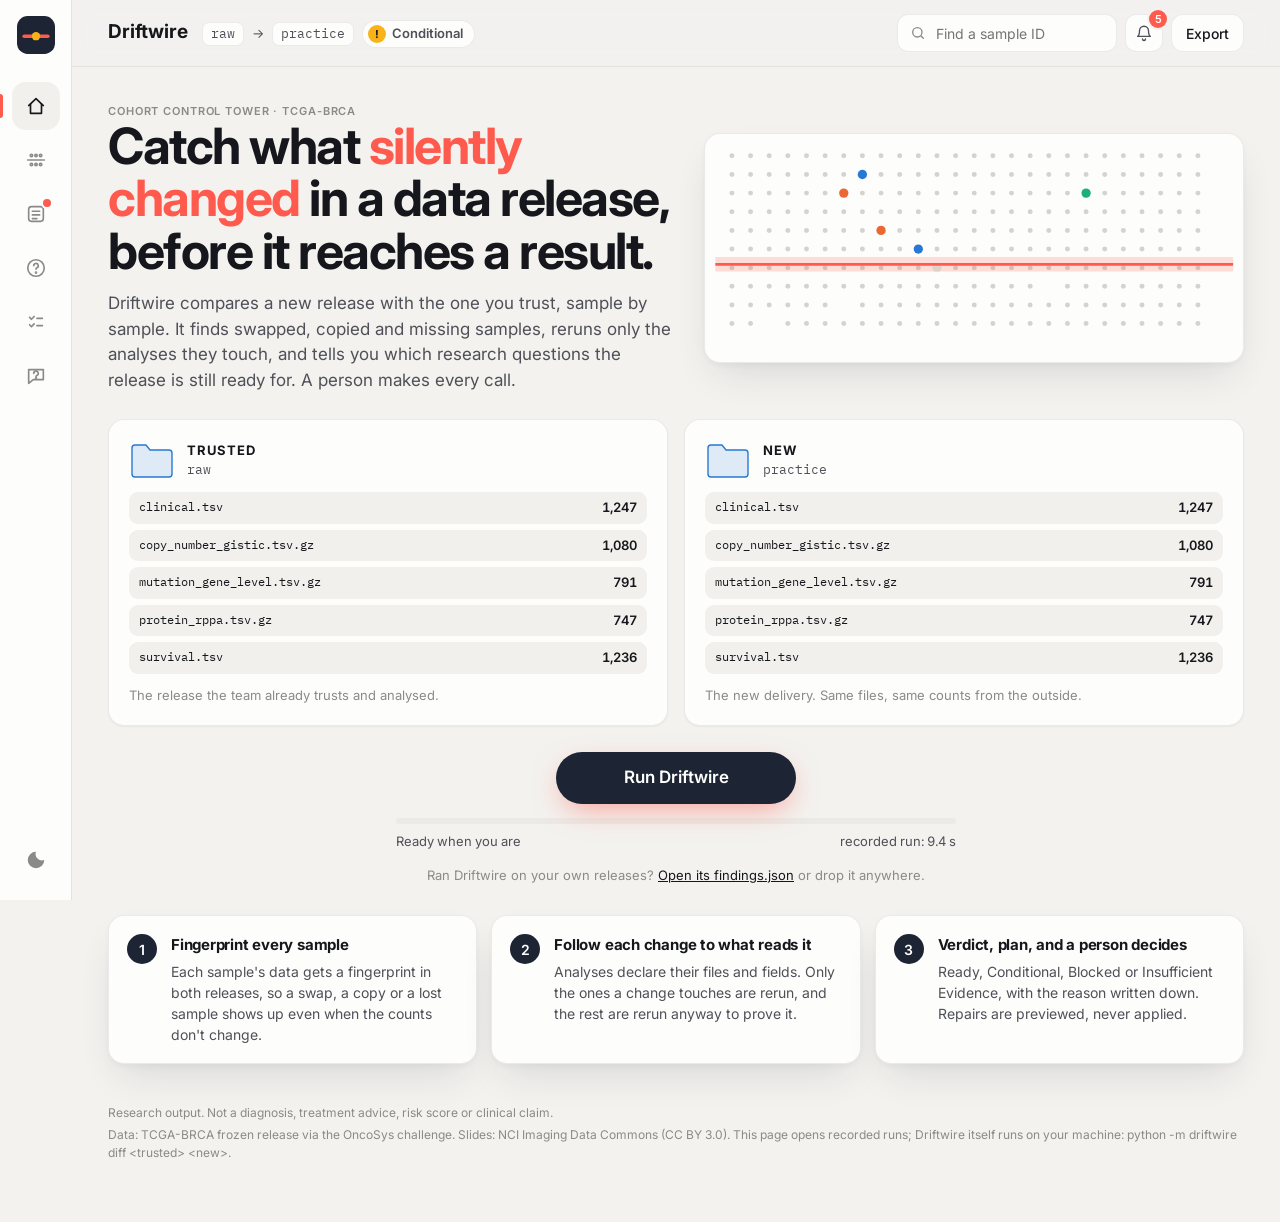
<file: site/index.html>
<!doctype html>
<html lang="en">
<head>
<meta charset="utf-8">
<meta name="viewport" content="width=device-width, initial-scale=1">
<title>Driftwire</title>
<meta name="description" content="Driftwire finds what silently changed between two releases of a dataset, shows which results it breaks, and hands a person the decision.">
<link rel="preconnect" href="https://fonts.googleapis.com">
<link rel="preconnect" href="https://fonts.gstatic.com" crossorigin>
<link href="https://fonts.googleapis.com/css2?family=IBM+Plex+Mono:wght@400;500&family=Inter:wght@400;500;600;700&display=swap" rel="stylesheet">
<link rel="stylesheet" href="style.css">
<link rel="icon" href="data:image/svg+xml,%3Csvg xmlns='http://www.w3.org/2000/svg' viewBox='0 0 32 32'%3E%3Crect width='32' height='32' rx='8' fill='%231d2433'/%3E%3Cpath d='M6 17h20' stroke='%23ff5a4e' stroke-width='3' stroke-linecap='round'/%3E%3Ccircle cx='16' cy='17' r='3.5' fill='%23fab219'/%3E%3C/svg%3E">
</head>
<body>
<div class="app">
  <aside class="side" aria-label="Main">
    <a class="logo" href="#run" aria-label="Driftwire home">
      <svg viewBox="0 0 32 32" aria-hidden="true"><rect width="32" height="32" rx="9"/><path d="M6 17h20"/><circle cx="16" cy="17" r="3.5"/></svg>
    </a>
    <nav id="nav" class="nav"></nav>
    <button id="theme" class="nav-btn theme" type="button" aria-label="Switch light or dark theme" title="Theme">
      <svg viewBox="0 0 24 24" aria-hidden="true"><path d="M12 3a9 9 0 1 0 9 9 7 7 0 0 1-9-9z"/></svg>
    </button>
  </aside>

  <div class="main">
    <header class="bar">
      <div class="bar-title">
        <span class="word">Driftwire</span>
        <span class="crumbs" id="crumbs"></span>
      </div>
      <div class="bar-actions">
        <label class="search" title="Find a sample">
          <svg viewBox="0 0 24 24" aria-hidden="true"><circle cx="11" cy="11" r="7"/><path d="m20 20-3.5-3.5"/></svg>
          <input id="search" type="search" placeholder="Find a sample ID" autocomplete="off" aria-label="Find a sample ID">
        </label>
        <button id="bell" class="icon-btn" type="button" aria-label="Open reviews">
          <svg viewBox="0 0 24 24" aria-hidden="true"><path d="M6 9a6 6 0 1 1 12 0c0 6 2.5 7.5 2.5 7.5h-17S6 15 6 9z"/><path d="M10 20a2 2 0 0 0 4 0"/></svg>
          <span id="bellCount" class="badge" hidden></span>
        </button>
        <button id="export" class="btn small" type="button" title="Download findings.json with your review decisions">Export</button>
      </div>
    </header>
    <main id="view" class="view" tabindex="-1"></main>
  </div>
</div>

<aside id="drawer" class="drawer" aria-label="Reviewer" hidden></aside>
<div id="scrim" class="scrim" hidden></div>
<div id="drop" class="dropall" hidden><div>Drop a Driftwire <span class="mono">findings.json</span> to open it</div></div>
<div id="tip" class="tip" role="tooltip" hidden></div>
<div id="toast" class="toast" role="status" aria-live="polite" hidden></div>
<input id="file" type="file" accept=".json,application/json" hidden>
<script src="app.js"></script>
</body>
</html>
</file>
<file: site/style.css>
:root {
  color-scheme: light;
  --page: #f3f2ef;
  --surface: #fdfdfc;
  --surface-2: #f1f0ec;
  --sunk: #ebeae6;
  --ink: #15171c;
  --ink-2: #4f5058;
  --muted: #8a8a88;
  --line: #e4e2dc;
  --ring: rgba(21, 23, 28, 0.08);
  --navy: #1d2433;
  --on-navy: #ffffff;
  --wire: #ff5a4e;
  --wire-soft: rgba(255, 90, 78, 0.18);
  --dot: #d4d3cd;
  --dot-seen: #a9aaa4;
  /* change kinds: reference categorical slots, fixed order */
  --c1: #2a78d6; --c2: #eb6834; --c3: #1baf7a; --c4: #eda100;
  --c5: #e87ba4; --c6: #008300; --c7: #6250d6; --c8: #e34948;
  /* verdict status: fixed, always with icon + label */
  --ready: #0ca30c; --conditional: #fab219; --blocked: #d03b3b; --insufficient: #898781;
  --ready-ink: #0a7d0a; --amber-wash: #fff4dc; --green-wash: #e8f6e8;
  --shadow-1: 0 1px 2px rgba(21, 23, 28, .05);
  --shadow-2: 0 2px 6px rgba(21, 23, 28, .04), 0 18px 40px -12px rgba(29, 36, 51, .14);
  --radius: 16px;
}
@media (prefers-color-scheme: dark) {
  :root:where(:not([data-theme="light"])) {
    color-scheme: dark;
    --page: #0f1013; --surface: #18191d; --surface-2: #1f2025; --sunk: #141518;
    --ink: #f1f0ec; --ink-2: #c3c2bb; --muted: #8d8c88; --line: #2a2b30; --ring: rgba(255,255,255,.09);
    --navy: #e9ecf3; --on-navy: #12141a; --dot: #34353a; --dot-seen: #5a5c62;
    --c1: #3987e5; --c2: #d95926; --c3: #199e70; --c4: #c98500; --c5: #d55181; --c6: #008300; --c7: #9085e9; --c8: #e66767;
    --ready-ink: #2fc22f; --amber-wash: #2b2416; --green-wash: #15261a;
    --shadow-1: none; --shadow-2: 0 18px 40px -16px rgba(0,0,0,.6);
  }
}
:root[data-theme="dark"] {
  color-scheme: dark;
  --page: #0f1013; --surface: #18191d; --surface-2: #1f2025; --sunk: #141518;
  --ink: #f1f0ec; --ink-2: #c3c2bb; --muted: #8d8c88; --line: #2a2b30; --ring: rgba(255,255,255,.09);
  --navy: #e9ecf3; --on-navy: #12141a; --dot: #34353a; --dot-seen: #5a5c62;
  --c1: #3987e5; --c2: #d95926; --c3: #199e70; --c4: #c98500; --c5: #d55181; --c6: #008300; --c7: #9085e9; --c8: #e66767;
  --ready-ink: #2fc22f; --amber-wash: #2b2416; --green-wash: #15261a;
  --shadow-1: none; --shadow-2: 0 18px 40px -16px rgba(0,0,0,.6);
}

* { box-sizing: border-box; }
[hidden] { display: none !important; }
html { -webkit-text-size-adjust: 100%; }
body { margin: 0; background: var(--page); color: var(--ink); font: 15px/1.5 Inter, system-ui, -apple-system, "Segoe UI", sans-serif; }
.mono { font-family: "IBM Plex Mono", ui-monospace, Consolas, monospace; }
a { color: inherit; }
h1, h2, h3 { margin: 0; letter-spacing: -0.015em; }
button { font: inherit; color: inherit; }
:focus-visible { outline: 2px solid var(--c1); outline-offset: 2px; }

/* ---------- shell ---------- */
.app { display: grid; grid-template-columns: 72px minmax(0, 1fr); min-height: 100vh; }
.side { position: sticky; top: 0; height: 100vh; display: flex; flex-direction: column; align-items: center; gap: 10px; padding: 16px 0; background: var(--surface); border-right: 1px solid var(--line); z-index: 5; }
.logo svg { width: 38px; height: 38px; display: block; }
.logo rect { fill: var(--navy); }
.logo path { stroke: var(--wire); stroke-width: 3; stroke-linecap: round; }
.logo circle { fill: var(--conditional); }
.nav { display: flex; flex-direction: column; gap: 6px; margin-top: 18px; flex: 1; }
.nav-btn { position: relative; width: 48px; height: 48px; border-radius: 14px; border: 0; background: transparent; display: grid; place-items: center; cursor: pointer; color: var(--muted); text-decoration: none; }
.nav-btn svg { width: 22px; height: 22px; fill: none; stroke: currentColor; stroke-width: 1.8; stroke-linecap: round; stroke-linejoin: round; }
.nav-btn:hover { background: var(--surface-2); color: var(--ink); }
.nav-btn.on { background: var(--surface-2); color: var(--ink); }
.nav-btn.on::before { content: ""; position: absolute; left: -12px; top: 12px; bottom: 12px; width: 3px; border-radius: 0 3px 3px 0; background: var(--wire); }
.nav-btn .lbl { position: absolute; left: 56px; white-space: nowrap; background: var(--navy); color: var(--on-navy); font-size: 12px; padding: 4px 8px; border-radius: 6px; opacity: 0; pointer-events: none; transform: translateX(-4px); transition: .15s; }
.nav-btn:hover .lbl, .nav-btn:focus-visible .lbl { opacity: 1; transform: none; }
.nav-btn .dotc { position: absolute; top: 9px; right: 9px; width: 8px; height: 8px; border-radius: 50%; background: var(--wire); box-shadow: 0 0 0 2px var(--surface); }
.theme svg { fill: currentColor; stroke: none; }

.main { min-width: 0; display: flex; flex-direction: column; }
.bar { position: sticky; top: 0; z-index: 4; display: flex; align-items: center; justify-content: space-between; gap: 16px; padding: 14px clamp(16px, 3vw, 36px); background: color-mix(in srgb, var(--page) 86%, transparent); backdrop-filter: blur(10px); border-bottom: 1px solid var(--line); }
.bar-title { display: flex; align-items: baseline; gap: 14px; min-width: 0; }
.word { font-weight: 700; font-size: 19px; }
.crumbs { display: flex; align-items: center; gap: 8px; color: var(--ink-2); font-size: 13px; min-width: 0; flex-wrap: wrap; }
.crumbs .mono { background: var(--surface); border: 1px solid var(--ring); border-radius: 7px; padding: 1px 8px; }
.bar-actions { display: flex; align-items: center; gap: 8px; flex: none; }
.search { display: flex; align-items: center; gap: 8px; height: 38px; padding: 0 12px; border-radius: 11px; background: var(--surface); border: 1px solid var(--ring); color: var(--muted); }
.search svg { width: 16px; height: 16px; fill: none; stroke: currentColor; stroke-width: 2; stroke-linecap: round; }
.search input { border: 0; background: transparent; outline: none; width: 170px; color: var(--ink); font: inherit; font-size: 14px; }
.icon-btn { position: relative; width: 38px; height: 38px; border-radius: 11px; border: 1px solid var(--ring); background: var(--surface); display: grid; place-items: center; cursor: pointer; color: var(--ink-2); }
.icon-btn svg { width: 18px; height: 18px; fill: none; stroke: currentColor; stroke-width: 1.8; stroke-linecap: round; stroke-linejoin: round; }
.badge { position: absolute; top: -5px; right: -5px; min-width: 18px; height: 18px; padding: 0 5px; border-radius: 9px; background: var(--wire); color: #fff; font-size: 11px; font-weight: 600; display: grid; place-items: center; box-shadow: 0 0 0 2px var(--page); }

.btn { display: inline-flex; align-items: center; justify-content: center; gap: 8px; height: 40px; padding: 0 16px; border-radius: 12px; border: 1px solid var(--ring); background: var(--surface); cursor: pointer; font-weight: 500; text-decoration: none; white-space: nowrap; }
.btn:hover { border-color: color-mix(in srgb, var(--ink) 30%, transparent); }
.btn.small { height: 38px; padding: 0 14px; font-size: 14px; }
.btn.navy { background: var(--navy); color: var(--on-navy); border-color: transparent; }
.btn.go { background: var(--ready); color: #fff; border-color: transparent; }
.btn:disabled { opacity: .45; cursor: not-allowed; }

.view { padding: clamp(18px, 3vw, 36px); padding-bottom: 60px; outline: none; max-width: 1240px; width: 100%; margin: 0 auto; }
.card { background: var(--surface); border: 1px solid var(--ring); border-radius: var(--radius); box-shadow: var(--shadow-2); }
.pad { padding: clamp(16px, 2.4vw, 26px); }
.eyebrow { font-size: 11px; font-weight: 600; letter-spacing: .08em; text-transform: uppercase; color: var(--muted); }
.head { display: flex; flex-wrap: wrap; align-items: flex-end; justify-content: space-between; gap: 12px 24px; margin-bottom: 20px; }
.head h1 { font-size: clamp(24px, 3vw, 32px); line-height: 1.15; }
.head p { margin: 8px 0 0; color: var(--ink-2); max-width: 66ch; }
.enter { animation: enter .45s cubic-bezier(.2,.8,.2,1) both; }
@keyframes enter { from { opacity: 0; transform: translateY(10px); } to { opacity: 1; transform: none; } }

/* verdict pill */
.pill { display: inline-flex; align-items: center; gap: 6px; padding: 3px 11px 3px 5px; border-radius: 999px; font-size: 13px; font-weight: 600; background: var(--surface); border: 1px solid var(--ring); white-space: nowrap; }
.pill i { width: 18px; height: 18px; border-radius: 50%; display: inline-grid; place-items: center; font-style: normal; font-size: 11px; color: #fff; font-weight: 700; }
.pill.Ready i { background: var(--ready); }
.pill.Conditional i { background: var(--conditional); color: #15171c; }
.pill.Blocked i { background: var(--blocked); }
.pill.Insufficient i { background: var(--insufficient); }

/* ---------- run screen ---------- */
.hero { display: grid; grid-template-columns: minmax(0, 1.05fr) minmax(0, 1fr); gap: 28px; align-items: center; margin-bottom: 26px; }
@media (max-width: 980px) { .hero { grid-template-columns: 1fr; } }
.hero h1 { font-size: clamp(30px, 4.4vw, 50px); line-height: 1.05; letter-spacing: -0.03em; }
.hero h1 em { font-style: normal; color: var(--wire); }
.hero p { color: var(--ink-2); font-size: 17px; margin: 14px 0 0; max-width: 52ch; }
.mini { position: relative; height: 230px; border-radius: var(--radius); overflow: hidden; background: var(--surface); border: 1px solid var(--ring); box-shadow: var(--shadow-2); transform: perspective(1200px) rotateY(-8deg) rotateX(4deg); }
@media (max-width: 980px) { .mini { transform: none; height: 180px; } }
.mini svg { width: 100%; height: 100%; display: block; }

.zones { display: grid; grid-template-columns: 1fr 1fr; gap: 16px; }
@media (max-width: 640px) { .zones { grid-template-columns: 1fr; } }
.zone { position: relative; border: 1.5px dashed color-mix(in srgb, var(--ink) 18%, transparent); border-radius: var(--radius); padding: 20px; min-height: 210px; display: flex; flex-direction: column; gap: 12px; background: color-mix(in srgb, var(--surface) 60%, transparent); transition: border-color .2s, background .2s; }
.zone.over { border-color: var(--wire); background: var(--wire-soft); }
.zone.filled { border-style: solid; border-color: var(--ring); background: var(--surface); box-shadow: var(--shadow-1); }
.zone .zh { display: flex; align-items: center; gap: 12px; }
.folder { width: 46px; height: 40px; flex: none; }
.folder path { fill: var(--surface-2); stroke: var(--ink-2); stroke-width: 1.4; }
.zone.filled .folder path { fill: color-mix(in srgb, var(--c1) 14%, var(--surface)); stroke: var(--c1); }
.zone .zt { font-weight: 700; letter-spacing: .06em; font-size: 13px; }
.zone .zn { font-family: "IBM Plex Mono", monospace; font-size: 13px; color: var(--ink-2); }
.zfiles { display: grid; gap: 6px; }
.zf { display: flex; justify-content: space-between; gap: 10px; font-size: 13px; padding: 6px 10px; border-radius: 9px; background: var(--surface-2); animation: enter .35s both; }
.zf .mono { font-size: 12px; overflow: hidden; text-overflow: ellipsis; white-space: nowrap; }
.zf b { font-variant-numeric: tabular-nums; font-weight: 600; }
.zone .hint { color: var(--muted); font-size: 13px; margin-top: auto; }

.runrow { display: flex; flex-direction: column; align-items: center; gap: 14px; margin: 26px 0 8px; }
.runbtn { position: relative; height: 52px; min-width: 240px; padding: 0 34px; border-radius: 999px; border: 0; background: var(--navy); color: var(--on-navy); font-size: 17px; font-weight: 600; cursor: pointer; box-shadow: 0 10px 30px -8px color-mix(in srgb, var(--wire) 60%, transparent); }
.runbtn::after { content: ""; position: absolute; inset: -6px; border-radius: 999px; border: 2px solid var(--wire); opacity: 0; animation: halo 2.4s ease-out infinite; }
@keyframes halo { 0% { opacity: .55; transform: scale(.96); } 100% { opacity: 0; transform: scale(1.12); } }
.runbtn:disabled { cursor: progress; }
.runbtn:disabled::after { animation: none; }
.prog { width: min(560px, 100%); }
.prog .track { height: 6px; border-radius: 3px; background: var(--sunk); overflow: hidden; }
.prog .fill { height: 100%; width: 0; background: var(--wire); border-radius: 3px; transition: width .35s ease; }
.prog .stage-l { display: flex; justify-content: space-between; margin-top: 8px; font-size: 13px; color: var(--ink-2); font-variant-numeric: tabular-nums; }
.alt { font-size: 13px; color: var(--muted); text-align: center; }
.alt button { background: none; border: 0; padding: 0; color: var(--ink); text-decoration: underline; cursor: pointer; }

.how { display: grid; grid-template-columns: repeat(3, 1fr); gap: 14px; margin-top: 30px; }
@media (max-width: 860px) { .how { grid-template-columns: 1fr; } }
.how .card { padding: 18px; display: flex; gap: 14px; }
.how .n { width: 30px; height: 30px; border-radius: 50%; flex: none; background: var(--navy); color: var(--on-navy); display: grid; place-items: center; font-weight: 600; font-size: 14px; }
.how h3 { font-size: 15px; }
.how p { margin: 4px 0 0; color: var(--ink-2); font-size: 14px; }

/* ---------- scan ---------- */
.scanwrap { position: relative; display: grid; grid-template-columns: minmax(0, 1fr) 300px; gap: 22px; align-items: start; }
@media (max-width: 980px) { .scanwrap { grid-template-columns: minmax(0, 1fr); } }
.gridcard { padding: 22px; position: relative; }
.gridtop { display: flex; justify-content: space-between; align-items: flex-start; gap: 12px; margin-bottom: 12px; flex-wrap: wrap; }
.counter { font-size: 56px; font-weight: 700; line-height: .9; font-variant-numeric: tabular-nums; letter-spacing: -0.03em; }
.counter small { display: block; font-size: 13px; font-weight: 500; color: var(--ink-2); letter-spacing: 0; margin-top: 8px; }
.tabs { display: flex; flex-wrap: wrap; gap: 6px; justify-content: flex-end; }
.tab { font-family: "IBM Plex Mono", monospace; font-size: 12px; padding: 4px 9px; border-radius: 8px; border: 1px solid var(--ring); color: var(--muted); background: var(--surface); }
.tab.on { color: var(--ink); border-color: var(--ink); }
.tab.ok::after { content: " ✓"; color: var(--ready-ink); }
.tab.hit::after { content: " ●"; color: var(--wire); }
svg.field { width: 100%; height: auto; display: block; overflow: visible; }
svg.field circle.d { fill: var(--dot); transition: fill .2s; }
svg.field circle.d.seen { fill: var(--dot-seen); }
svg.field .laser { stroke: var(--wire); stroke-width: 2.5; }
svg.field .laser-glow { stroke: var(--wire); stroke-opacity: .22; stroke-width: 14; filter: blur(3px); }
svg.field .hit-core { stroke: var(--surface); stroke-width: 2.5; }
svg.field .halo { fill: none; stroke-width: 2; opacity: .5; transform-box: fill-box; transform-origin: center; animation: ping 2.2s ease-out infinite; }
@keyframes ping { 0% { transform: scale(1); opacity: .55; } 80%, 100% { transform: scale(2.4); opacity: 0; } }
svg.field .arc { fill: none; stroke-width: 2; stroke-dasharray: 5 4; }
.fname { display: flex; justify-content: space-between; gap: 8px; font-size: 13px; color: var(--ink-2); margin-top: 10px; }
.fname .mono { color: var(--ink); }
.panel { display: flex; flex-direction: column; gap: 14px; }
.acard { padding: 16px; position: relative; transition: background .4s, box-shadow .4s; }
.acard.lit-amber { background: var(--amber-wash); box-shadow: 0 0 0 1px color-mix(in srgb, var(--conditional) 60%, transparent), 0 18px 40px -14px color-mix(in srgb, var(--conditional) 55%, transparent); }
.acard.lit-green { background: var(--green-wash); box-shadow: 0 0 0 1px color-mix(in srgb, var(--ready) 45%, transparent); }
.acard .t { display: flex; justify-content: space-between; align-items: center; gap: 8px; }
.acard .aid { font-family: "IBM Plex Mono", monospace; font-size: 12px; color: var(--muted); }
.acard h3 { font-size: 14px; margin: 4px 0 10px; }
.acard p { margin: 8px 0 0; font-size: 13px; color: var(--ink-2); }
.gauge { position: relative; height: 34px; margin-top: 4px; }
.gauge .ax { position: absolute; left: 0; right: 0; top: 16px; height: 2px; background: var(--line); }
.gauge .band { position: absolute; top: 6px; height: 22px; border-radius: 6px; background: color-mix(in srgb, var(--ready) 18%, transparent); border: 1px dashed color-mix(in srgb, var(--ready) 60%, transparent); }
.gauge .m { position: absolute; top: 2px; width: 2px; height: 30px; transform: translateX(-1px); background: var(--ink); }
.gauge .m.new { background: var(--wire); transition: left 1.3s cubic-bezier(.2,.8,.2,1); }
.gauge .m.new::before { content: ""; position: absolute; top: -6px; left: -4px; border: 5px solid transparent; border-top-color: var(--wire); }
.gl { display: flex; justify-content: space-between; font-size: 11px; color: var(--muted); font-variant-numeric: tabular-nums; }
.untouched { display: inline-flex; gap: 6px; align-items: center; font-size: 12px; font-weight: 600; color: var(--ready-ink); background: color-mix(in srgb, var(--ready) 12%, transparent); padding: 2px 9px; border-radius: 999px; }
svg.flows { position: absolute; inset: 0; width: 100%; height: 100%; pointer-events: none; overflow: visible; z-index: 2; }
svg.flows path { fill: none; stroke-width: 1.8; stroke-linecap: round; opacity: .85; }
.legend { display: flex; flex-wrap: wrap; gap: 14px; margin-top: 14px; font-size: 13px; }
.legend span { display: inline-flex; align-items: center; gap: 7px; }
.legend i { width: 11px; height: 11px; border-radius: 50%; box-shadow: 0 0 0 2px var(--surface), 0 0 0 3px var(--ring); }
.legend b { font-variant-numeric: tabular-nums; }
.scan-actions { display: flex; gap: 8px; margin-top: 16px; flex-wrap: wrap; }

/* ---------- findings ---------- */
.flist { display: grid; gap: 14px; }
.fcard { display: grid; grid-template-columns: 5px minmax(0, 1fr); overflow: hidden; transition: box-shadow .2s, transform .2s; }
.fcard:hover { transform: translateY(-1px); }
.fcard.flash { box-shadow: 0 0 0 2px var(--wire), var(--shadow-2); }
.fcard .stripe { width: 5px; }
.fcard .body { padding: 18px 20px; }
.ftop { display: flex; flex-wrap: wrap; align-items: center; gap: 8px; margin-bottom: 10px; }
.kchip { font-size: 12px; font-weight: 600; color: #fff; border-radius: 7px; padding: 2px 9px; }
.idchip { font-family: "IBM Plex Mono", monospace; font-size: 12px; border: 1px solid var(--ring); border-radius: 7px; padding: 1px 8px; color: var(--ink-2); }
.ftop .grow { flex: 1; }
.decided { font-size: 12px; font-weight: 600; border-radius: 999px; padding: 2px 10px; }
.decided.approve { background: color-mix(in srgb, var(--ready) 14%, transparent); color: var(--ready-ink); }
.decided.reject { background: color-mix(in srgb, var(--blocked) 12%, transparent); color: var(--blocked); }
.decided.request_more_evidence { background: color-mix(in srgb, var(--conditional) 22%, transparent); color: var(--ink); }
.fsum { margin: 0 0 12px; font-size: 15px; }
.fgrid { display: grid; grid-template-columns: repeat(auto-fit, minmax(min(170px, 100%), 1fr)); gap: 10px 20px; font-size: 13px; }
.fgrid dt { color: var(--muted); font-size: 11px; text-transform: uppercase; letter-spacing: .06em; margin-bottom: 2px; }
.fgrid dd { margin: 0; color: var(--ink-2); }
.chips { display: flex; flex-wrap: wrap; gap: 6px; margin-top: 12px; }
.sid { font-family: "IBM Plex Mono", monospace; font-size: 12px; border-radius: 7px; padding: 2px 8px; background: var(--surface-2); border: 1px solid var(--ring); text-decoration: none; }
a.sid:hover { border-color: var(--c1); color: var(--c1); }
.sid.match { background: var(--wire-soft); border-color: var(--wire); }
.fact { display: flex; justify-content: flex-end; gap: 8px; margin-top: 14px; }
.lim { font-size: 13px; color: var(--muted); margin-top: 10px; }

/* drawer */
.scrim { position: fixed; inset: 0; background: rgba(15, 16, 19, .28); z-index: 40; animation: fade .2s both; }
@keyframes fade { from { opacity: 0; } }
.drawer { position: fixed; top: 0; right: 0; bottom: 0; width: min(420px, 100%); z-index: 41; background: var(--surface); border-left: 1px solid var(--line); box-shadow: -20px 0 60px -20px rgba(0,0,0,.25); display: flex; flex-direction: column; animation: slide .32s cubic-bezier(.2,.8,.2,1) both; }
@keyframes slide { from { transform: translateX(100%); } }
.dhead { display: flex; justify-content: space-between; align-items: center; padding: 18px 20px; border-bottom: 1px solid var(--line); }
.dhead h2 { font-size: 18px; }
.dbody { padding: 18px 20px; overflow-y: auto; flex: 1; display: flex; flex-direction: column; gap: 16px; }
.repair { border: 1px solid var(--ring); border-radius: 12px; padding: 14px; background: var(--surface-2); }
.repair .act { font-weight: 600; }
.repair p { margin: 6px 0 0; font-size: 13px; color: var(--ink-2); }
.repair .eff { color: var(--ready-ink); }
.field-l { display: flex; flex-direction: column; gap: 6px; font-size: 13px; font-weight: 500; }
.field-l select, .field-l textarea, .field-l input { font: inherit; font-size: 14px; color: var(--ink); background: var(--surface); border: 1px solid var(--line); border-radius: 10px; padding: 9px 11px; }
.field-l textarea { min-height: 84px; resize: vertical; }
.dbtns { display: grid; gap: 10px; }
.dbtns .btn { height: 46px; font-size: 15px; }
.dbtns .btn.sel { box-shadow: 0 0 0 2px var(--ink) inset; }
.note { font-size: 12px; color: var(--muted); }
.err { color: var(--blocked); font-size: 13px; }

/* ---------- questions ---------- */
.filters { display: flex; flex-wrap: wrap; gap: 8px; margin-bottom: 18px; }
.fbtn { height: 34px; padding: 0 14px; border-radius: 999px; border: 1px solid var(--ring); background: var(--surface); cursor: pointer; font-size: 13px; font-weight: 500; color: var(--ink-2); }
.fbtn.on { background: var(--navy); color: var(--on-navy); border-color: transparent; }
.qgrid { display: grid; grid-template-columns: repeat(auto-fill, minmax(min(280px, 100%), 1fr)); gap: 14px; perspective: 1400px; }
.q { padding: 18px; display: flex; flex-direction: column; gap: 10px; cursor: pointer; text-align: left; border: 1px solid var(--ring); width: 100%; animation: deal .55s cubic-bezier(.2,.8,.2,1) both; }
@keyframes deal { from { opacity: 0; transform: rotateX(65deg) translateY(20px); } }
.q:hover { box-shadow: 0 0 0 1px color-mix(in srgb, var(--ink) 20%, transparent), var(--shadow-2); }
.q .use { font-size: 11px; text-transform: uppercase; letter-spacing: .07em; color: var(--muted); font-weight: 600; }
.q h3 { font-size: 15px; font-weight: 600; line-height: 1.35; }
.q .why { font-size: 13px; color: var(--ink-2); margin: 0; }
.q .more { display: none; font-size: 13px; color: var(--ink-2); border-top: 1px solid var(--line); padding-top: 10px; }
.q.open .more { display: block; }
.checks { display: flex; flex-wrap: wrap; gap: 5px; }
.ck { font-size: 11px; border-radius: 6px; padding: 1px 7px; border: 1px solid var(--ring); color: var(--ink-2); }
.ck.pass::before { content: "✓ "; color: var(--ready-ink); font-weight: 700; }
.ck.fixable::before, .ck.insufficient::before { content: "! "; color: #b98100; font-weight: 700; }
.ck.fail::before { content: "✕ "; color: var(--blocked); font-weight: 700; }
.ck.skipped::before, .ck.unavailable::before, .ck.missing::before { content: "– "; color: var(--muted); }
.more ul { margin: 6px 0 0; padding-left: 18px; display: grid; gap: 4px; }

/* ---------- next ---------- */
.nextgrid { display: grid; grid-template-columns: minmax(0, 1.5fr) minmax(0, 1fr) minmax(0, 1fr); gap: 16px; align-items: start; }
@media (max-width: 1100px) { .nextgrid { grid-template-columns: minmax(0, 1fr) minmax(0, 1fr); } .nextgrid > :first-child { grid-column: 1 / -1; } }
@media (max-width: 680px) { .nextgrid { grid-template-columns: 1fr; } }
.todo { list-style: none; margin: 0; padding: 0; display: grid; gap: 4px; }
.todo li { display: grid; grid-template-columns: 30px minmax(0, 1fr) 26px; gap: 12px; align-items: start; padding: 12px 6px; border-bottom: 1px solid var(--line); }
.todo li:last-child { border-bottom: 0; }
.todo .num { width: 28px; height: 28px; border-radius: 50%; border: 1.5px solid var(--line); display: grid; place-items: center; font-size: 13px; font-weight: 600; color: var(--ink-2); }
.todo .who { font-size: 11px; text-transform: uppercase; letter-spacing: .06em; color: var(--muted); font-weight: 600; }
.todo .act { font-weight: 600; font-size: 14px; }
.todo .why, .todo .eff { font-size: 13px; color: var(--ink-2); margin-top: 2px; }
.todo .eff { color: var(--ready-ink); }
.tick { width: 26px; height: 26px; border-radius: 50%; border: 1.5px solid var(--line); background: var(--surface); cursor: pointer; display: grid; place-items: center; color: transparent; padding: 0; transition: .2s; }
.tick.on { background: var(--ready); border-color: var(--ready); color: #fff; transform: scale(1.06); }
.todo li.done .act { color: var(--muted); text-decoration: line-through; text-decoration-color: color-mix(in srgb, var(--muted) 60%, transparent); }
.stat { display: flex; justify-content: space-between; align-items: center; padding: 9px 0; border-bottom: 1px solid var(--line); font-size: 14px; }
.stat:last-child { border-bottom: 0; }
.stat b { font-variant-numeric: tabular-nums; }
.meter2 { height: 8px; border-radius: 4px; background: var(--sunk); overflow: hidden; margin: 10px 0 4px; }
.meter2 span { display: block; height: 100%; background: var(--ready); transition: width .5s ease; }
.cant { border: 1.5px dashed color-mix(in srgb, var(--ink) 20%, transparent); border-radius: var(--radius); padding: 22px; text-align: center; }
.cant svg { width: 46px; height: 46px; margin: 0 auto 8px; display: block; }
.cant h3 { font-size: 16px; margin-bottom: 10px; }
.cant ul { text-align: left; margin: 0; padding-left: 18px; display: grid; gap: 8px; font-size: 13px; color: var(--ink-2); }
.together { margin-top: 16px; font-size: 13px; color: var(--ink-2); background: var(--surface-2); border-radius: 12px; padding: 12px 14px; }
.together b { color: var(--ink); }

.foot { margin-top: 40px; font-size: 12px; color: var(--muted); display: grid; gap: 4px; }
.dropall { position: fixed; inset: 0; z-index: 60; display: grid; place-items: center; background: color-mix(in srgb, var(--page) 80%, transparent); backdrop-filter: blur(4px); }
.dropall div { padding: 34px 42px; border-radius: 18px; border: 2px dashed var(--wire); background: var(--surface); font-weight: 600; }
.tip { position: fixed; z-index: 70; pointer-events: none; background: var(--navy); color: var(--on-navy); font-size: 12px; padding: 6px 9px; border-radius: 8px; max-width: 280px; }
.toast { position: fixed; left: 50%; bottom: 24px; transform: translateX(-50%); z-index: 80; background: var(--navy); color: var(--on-navy); padding: 10px 16px; border-radius: 12px; font-size: 14px; box-shadow: var(--shadow-2); animation: enter .3s both; }

/* ---------- phone ---------- */
@media (max-width: 720px) {
  .app { grid-template-columns: 1fr; }
  .side { position: fixed; top: auto; bottom: 0; left: 0; right: 0; height: 64px; flex-direction: row; justify-content: space-around; padding: 0 6px; border-right: 0; border-top: 1px solid var(--line); }
  .logo { display: none; }
  .nav { flex-direction: row; margin: 0; flex: 1; justify-content: space-around; }
  .nav-btn { width: 44px; height: 44px; }
  .nav-btn.on::before { left: 12px; right: 12px; top: auto; bottom: -9px; width: auto; height: 3px; border-radius: 3px 3px 0 0; }
  .nav-btn .lbl { display: none; }
  .view { padding-bottom: 96px; }
  .bar { flex-wrap: wrap; gap: 10px; padding: 12px 16px; }
  .bar-actions { width: 100%; }
  .search { flex: 1; }
  .search input { width: 100%; }
  .crumbs .vs { display: none; }
  .counter { font-size: 44px; }
  .tabs { flex-wrap: nowrap; overflow-x: auto; justify-content: flex-start; width: 100%; min-width: 0; padding-bottom: 2px; }
  .gridtop > * { min-width: 0; max-width: 100%; }
  .legend { gap: 8px 14px; }
  .tab { flex: none; }
}
@media (prefers-reduced-motion: reduce) {
  *, *::before, *::after { animation: none !important; transition: none !important; }
}

/* ---------- ask ---------- */
.askrow { display: flex; gap: 8px; }
.askin { flex: 1; min-width: 0; height: 44px; border-radius: 12px; border: 1px solid var(--line); background: var(--surface); color: var(--ink); font: inherit; padding: 0 14px; }
.chiprow { display: flex; flex-wrap: wrap; gap: 8px; margin-top: 14px; }
.qchip { border: 1px solid var(--ring); background: var(--surface-2); color: var(--ink); border-radius: 999px; padding: 6px 12px; font: inherit; font-size: 13px; cursor: pointer; text-align: left; }
.qchip:hover { border-color: var(--c1); }
.answers { display: grid; gap: 14px; margin-top: 16px; }
.answer .asked { font-weight: 600; font-size: 16px; }
.abody { font-size: 14px; color: var(--ink-2); }
.abody p { margin: 6px 0; }
.abody ul, .abody ol { margin: 6px 0; padding-left: 20px; display: grid; gap: 4px; }
.cites { display: flex; flex-wrap: wrap; gap: 8px; align-items: center; margin-top: 10px; font-size: 13px; }
.cite { color: var(--c1); text-decoration: none; border: 1px solid var(--ring); border-radius: 7px; padding: 1px 8px; }
.muted { color: var(--muted); }
/* ---------- receipt ---------- */
.receipt { margin-top: 16px; border: 1px solid var(--ring); border-radius: 12px; padding: 12px 14px; background: var(--surface-2); display: grid; gap: 6px; }
.rhash { font-size: 13px; color: var(--ink); }
.rcmd { font-size: 12px; background: var(--surface); border: 1px solid var(--line); border-radius: 8px; padding: 6px 8px; overflow-x: auto; white-space: nowrap; }
.rmeta { font-size: 12px; color: var(--muted); }
</file>
